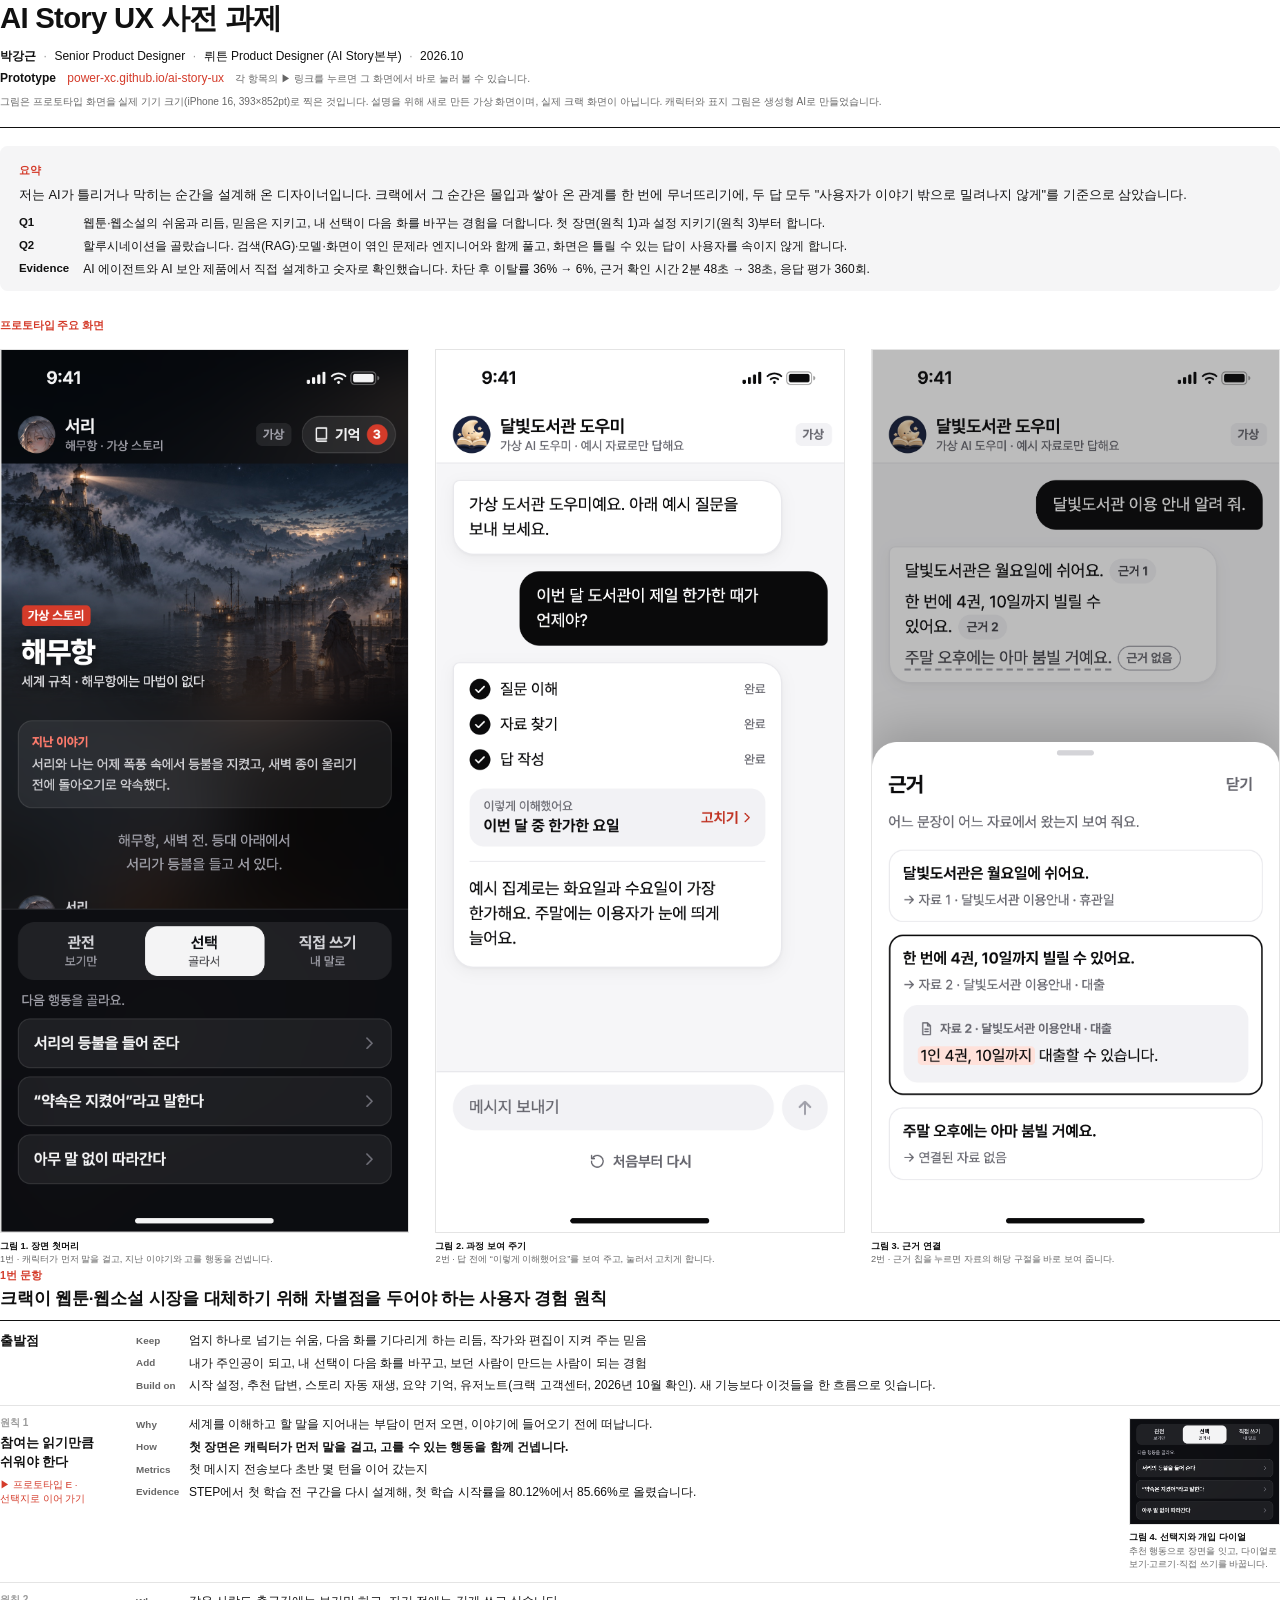
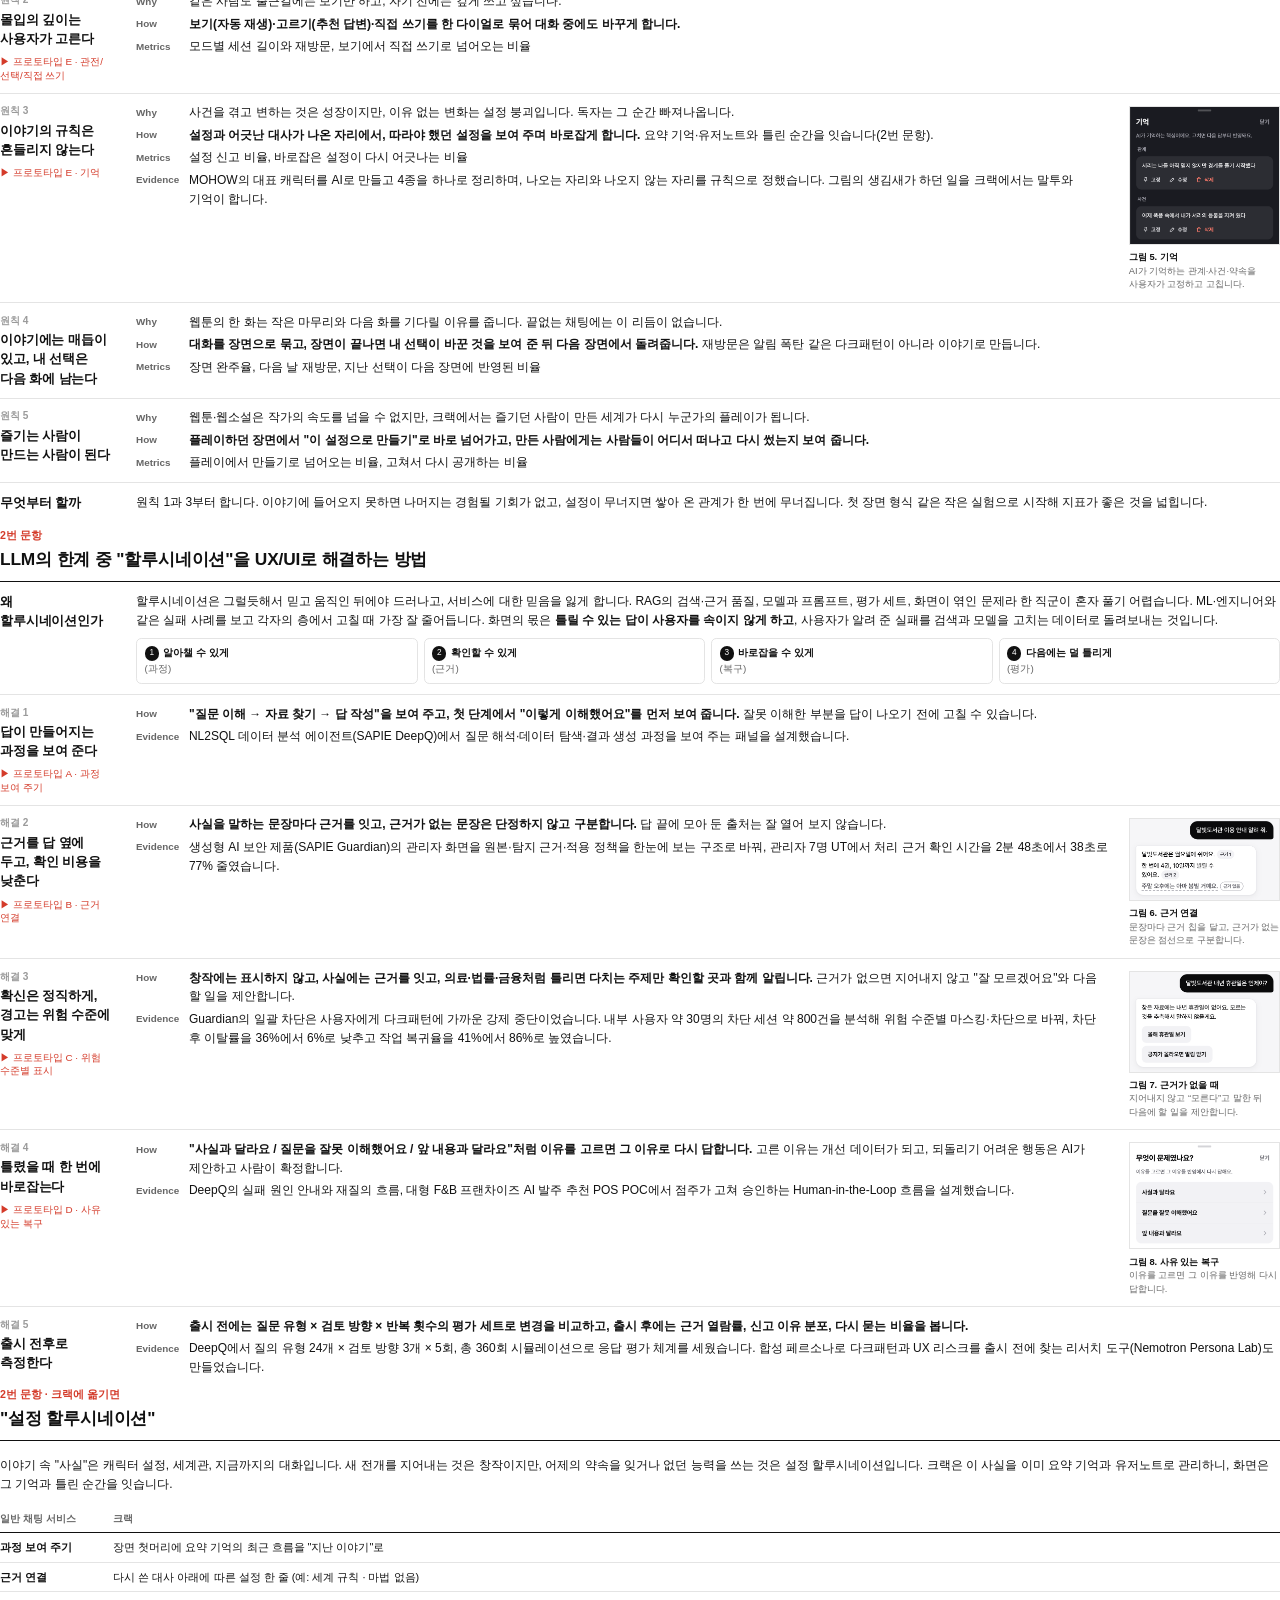
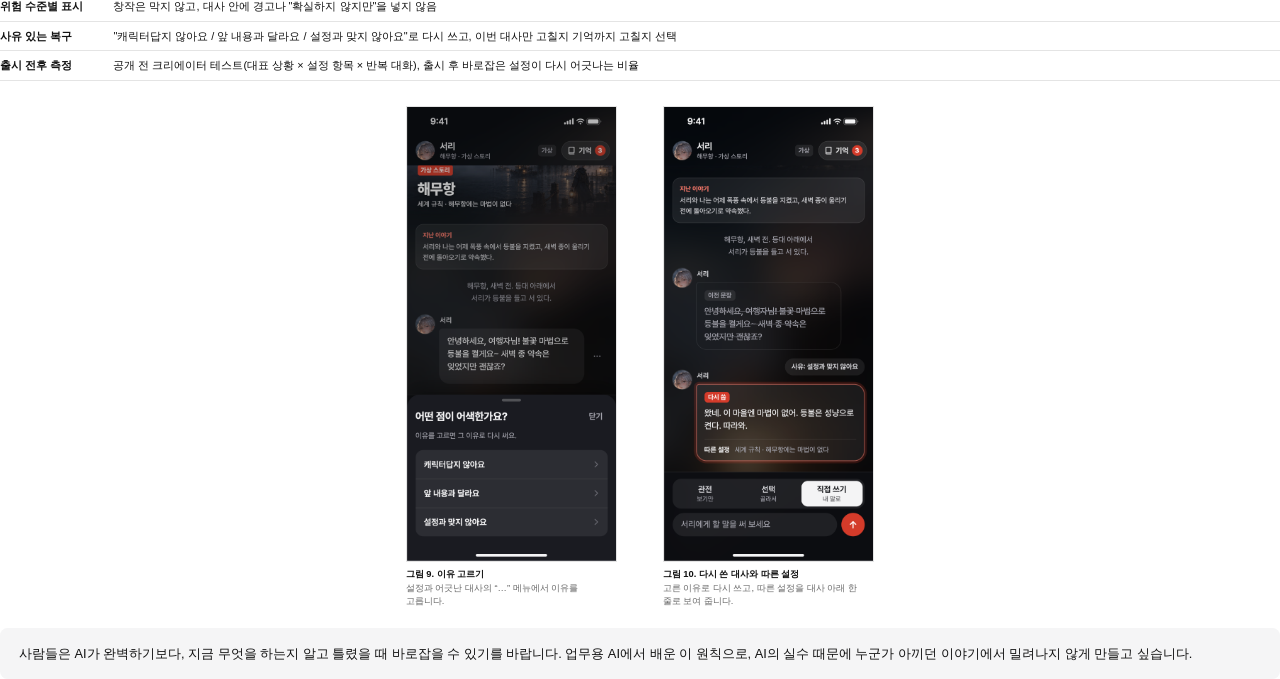
<file: print.html>
<!doctype html>
<html lang="ko">
<head>
<meta charset="utf-8">
<meta name="viewport" content="width=device-width, initial-scale=1">
<meta name="robots" content="noindex, nofollow">
<title>AI Story UX: 사전 과제</title>
<link rel="stylesheet" href="assets/print.css">
</head>
<body>
<header class="top">
  <h1>AI Story UX 사전 과제</h1>
  <p class="meta"><strong>박강근</strong><span>Senior Product Designer</span><span>뤼튼 Product Designer (AI Story본부)</span><span>2026.10</span></p>
  <p class="links"><strong>Prototype</strong><a href="https://power-xc.github.io/ai-story-ux/">power-xc.github.io/ai-story-ux</a><span class="hint">각 항목의 ▶ 링크를 누르면 그 화면에서 바로 눌러 볼 수 있습니다.</span></p>
  <p class="note">그림은 프로토타입 화면을 실제 기기 크기(iPhone 16, 393×852pt)로 찍은 것입니다. 설명을 위해 새로 만든 가상 화면이며, 실제 크랙 화면이 아닙니다. 캐릭터와 표지 그림은 생성형 AI로 만들었습니다.</p>
</header>
<main>
<section class="summary"><h2>요약</h2><div class="lead"><p>저는 AI가 틀리거나 막히는 순간을 설계해 온 디자이너입니다. 크랙에서 그 순간은 몰입과 쌓아 온 관계를 한 번에 무너뜨리기에, 두 답 모두 "사용자가 이야기 밖으로 밀려나지 않게"를 기준으로 삼았습니다.</p>
<dl class="kv"><div><dt>Q1</dt><dd>웹툰·웹소설의 쉬움과 리듬, 믿음은 지키고, 내 선택이 다음 화를 바꾸는 경험을 더합니다. 첫 장면(원칙 1)과 설정 지키기(원칙 3)부터 합니다.</dd></div><div><dt>Q2</dt><dd>할루시네이션을 골랐습니다. 검색(RAG)·모델·화면이 엮인 문제라 엔지니어와 함께 풀고, 화면은 틀릴 수 있는 답이 사용자를 속이지 않게 합니다.</dd></div><div><dt>Evidence</dt><dd>AI 에이전트와 AI 보안 제품에서 직접 설계하고 숫자로 확인했습니다. 차단 후 이탈률 36% → 6%, 근거 확인 시간 2분 48초 → 38초, 응답 평가 360회.</dd></div></dl></div></section><section class="glance"><h2>프로토타입 주요 화면</h2><div class="strip strip-3"><figure class="shot shot-e-open"><img src="assets/fig/e-open.png" alt="장면 첫머리"><figcaption><b>그림 1. 장면 첫머리</b> 1번 · 캐릭터가 먼저 말을 걸고, 지난 이야기와 고를 행동을 건넵니다.</figcaption></figure><figure class="shot shot-g-a"><img src="assets/fig/g-a.png" alt="과정 보여 주기"><figcaption><b>그림 2. 과정 보여 주기</b> 2번 · 답 전에 “이렇게 이해했어요”를 보여 주고, 눌러서 고치게 합니다.</figcaption></figure><figure class="shot shot-g-b"><img src="assets/fig/g-b.png" alt="근거 연결"><figcaption><b>그림 3. 근거 연결</b> 2번 · 근거 칩을 누르면 자료의 해당 구절을 바로 보여 줍니다.</figcaption></figure></div></section>
<section class="q"><div class="q-head"><span class="q-n">1번 문항</span><h2>크랙이 웹툰·웹소설 시장을 대체하기 위해 차별점을 두어야 하는 사용자 경험 원칙</h2></div><article class="row"><div class="row-t"><h3>출발점</h3></div><div class="row-d"><dl class="kv"><div><dt>Keep</dt><dd>엄지 하나로 넘기는 쉬움, 다음 화를 기다리게 하는 리듬, 작가와 편집이 지켜 주는 믿음</dd></div><div><dt>Add</dt><dd>내가 주인공이 되고, 내 선택이 다음 화를 바꾸고, 보던 사람이 만드는 사람이 되는 경험</dd></div><div><dt>Build on</dt><dd>시작 설정, 추천 답변, 스토리 자동 재생, 요약 기억, 유저노트(크랙 고객센터, 2026년 10월 확인). 새 기능보다 이것들을 한 흐름으로 잇습니다.</dd></div></dl></div></article><article class="row has-fig"><div class="row-t"><span class="n">원칙 1</span><h3>참여는 읽기만큼 쉬워야 한다</h3><a class="try" href="https://power-xc.github.io/ai-story-ux/#proto-e-choice">▶ 프로토타입 E · 선택지로 이어 가기</a></div><div class="row-d"><div class="row-x"><dl class="kv"><div><dt>Why</dt><dd>세계를 이해하고 할 말을 지어내는 부담이 먼저 오면, 이야기에 들어오기 전에 떠납니다.</dd></div><div><dt>How</dt><dd><strong>첫 장면은 캐릭터가 먼저 말을 걸고, 고를 수 있는 행동을 함께 건넵니다.</strong></dd></div><div><dt>Metrics</dt><dd>첫 메시지 전송보다 초반 몇 턴을 이어 갔는지</dd></div><div><dt>Evidence</dt><dd>STEP에서 첫 학습 전 구간을 다시 설계해, 첫 학습 시작률을 80.12%에서 85.66%로 올렸습니다.</dd></div></dl></div><div class="figs"><figure class="shot shot-e-dock"><img src="assets/fig/e-dock.png" alt="선택지와 개입 다이얼"><figcaption><b>그림 4. 선택지와 개입 다이얼</b> 추천 행동으로 장면을 잇고, 다이얼로 보기·고르기·직접 쓰기를 바꿉니다.</figcaption></figure></div></div></article><article class="row"><div class="row-t"><span class="n">원칙 2</span><h3>몰입의 깊이는 사용자가 고른다</h3><a class="try" href="https://power-xc.github.io/ai-story-ux/#proto-e-dial">▶ 프로토타입 E · 관전/선택/직접 쓰기</a></div><div class="row-d"><dl class="kv"><div><dt>Why</dt><dd>같은 사람도 출근길에는 보기만 하고, 자기 전에는 깊게 쓰고 싶습니다.</dd></div><div><dt>How</dt><dd><strong>보기(자동 재생)·고르기(추천 답변)·직접 쓰기를 한 다이얼로 묶어 대화 중에도 바꾸게 합니다.</strong></dd></div><div><dt>Metrics</dt><dd>모드별 세션 길이와 재방문, 보기에서 직접 쓰기로 넘어오는 비율</dd></div></dl></div></article><article class="row has-fig"><div class="row-t"><span class="n">원칙 3</span><h3>이야기의 규칙은 흔들리지 않는다</h3><a class="try" href="https://power-xc.github.io/ai-story-ux/#proto-e-memory">▶ 프로토타입 E · 기억</a></div><div class="row-d"><div class="row-x"><dl class="kv"><div><dt>Why</dt><dd>사건을 겪고 변하는 것은 성장이지만, 이유 없는 변화는 설정 붕괴입니다. 독자는 그 순간 빠져나옵니다.</dd></div><div><dt>How</dt><dd><strong>설정과 어긋난 대사가 나온 자리에서, 따라야 했던 설정을 보여 주며 바로잡게 합니다.</strong> 요약 기억·유저노트와 틀린 순간을 잇습니다(2번 문항).</dd></div><div><dt>Metrics</dt><dd>설정 신고 비율, 바로잡은 설정이 다시 어긋나는 비율</dd></div><div><dt>Evidence</dt><dd>MOHOW의 대표 캐릭터를 AI로 만들고 4종을 하나로 정리하며, 나오는 자리와 나오지 않는 자리를 규칙으로 정했습니다. 그림의 생김새가 하던 일을 크랙에서는 말투와 기억이 합니다.</dd></div></dl></div><div class="figs"><figure class="shot shot-e-memory"><img src="assets/fig/e-memory.png" alt="기억"><figcaption><b>그림 5. 기억</b> AI가 기억하는 관계·사건·약속을 사용자가 고정하고 고칩니다.</figcaption></figure></div></div></article><article class="row"><div class="row-t"><span class="n">원칙 4</span><h3>이야기에는 매듭이 있고, 내 선택은 다음 화에 남는다</h3></div><div class="row-d"><dl class="kv"><div><dt>Why</dt><dd>웹툰의 한 화는 작은 마무리와 다음 화를 기다릴 이유를 줍니다. 끝없는 채팅에는 이 리듬이 없습니다.</dd></div><div><dt>How</dt><dd><strong>대화를 장면으로 묶고, 장면이 끝나면 내 선택이 바꾼 것을 보여 준 뒤 다음 장면에서 돌려줍니다.</strong> 재방문은 알림 폭탄 같은 다크패턴이 아니라 이야기로 만듭니다.</dd></div><div><dt>Metrics</dt><dd>장면 완주율, 다음 날 재방문, 지난 선택이 다음 장면에 반영된 비율</dd></div></dl></div></article><article class="row"><div class="row-t"><span class="n">원칙 5</span><h3>즐기는 사람이 만드는 사람이 된다</h3></div><div class="row-d"><dl class="kv"><div><dt>Why</dt><dd>웹툰·웹소설은 작가의 속도를 넘을 수 없지만, 크랙에서는 즐기던 사람이 만든 세계가 다시 누군가의 플레이가 됩니다.</dd></div><div><dt>How</dt><dd><strong>플레이하던 장면에서 "이 설정으로 만들기"로 바로 넘어가고, 만든 사람에게는 사람들이 어디서 떠나고 다시 썼는지 보여 줍니다.</strong></dd></div><div><dt>Metrics</dt><dd>플레이에서 만들기로 넘어오는 비율, 고쳐서 다시 공개하는 비율</dd></div></dl></div></article><article class="row"><div class="row-t"><h3>무엇부터 할까</h3></div><div class="row-d"><p>원칙 1과 3부터 합니다. 이야기에 들어오지 못하면 나머지는 경험될 기회가 없고, 설정이 무너지면 쌓아 온 관계가 한 번에 무너집니다. 첫 장면 형식 같은 작은 실험으로 시작해 지표가 좋은 것을 넓힙니다.</p></div></article></section>
<section class="q"><div class="q-head"><span class="q-n">2번 문항</span><h2>LLM의 한계 중 "할루시네이션"을 UX/UI로 해결하는 방법</h2></div><article class="row"><div class="row-t"><h3>왜 할루시네이션인가</h3></div><div class="row-d"><p>할루시네이션은 그럴듯해서 믿고 움직인 뒤에야 드러나고, 서비스에 대한 믿음을 잃게 합니다. RAG의 검색·근거 품질, 모델과 프롬프트, 평가 세트, 화면이 엮인 문제라 한 직군이 혼자 풀기 어렵습니다. ML·엔지니어와 같은 실패 사례를 보고 각자의 층에서 고칠 때 가장 잘 줄어듭니다. 화면의 몫은 <strong>틀릴 수 있는 답이 사용자를 속이지 않게 하고</strong>, 사용자가 알려 준 실패를 검색과 모델을 고치는 데이터로 돌려보내는 것입니다.</p>
<ol class="flow" aria-label="네 단계"><li><span class="flow-n" aria-hidden="true">1</span><strong>알아챌 수 있게</strong> <small>(과정)</small></li><li><span class="flow-n" aria-hidden="true">2</span><strong>확인할 수 있게</strong> <small>(근거)</small></li><li><span class="flow-n" aria-hidden="true">3</span><strong>바로잡을 수 있게</strong> <small>(복구)</small></li><li><span class="flow-n" aria-hidden="true">4</span><strong>다음에는 덜 틀리게</strong> <small>(평가)</small></li></ol></div></article><article class="row"><div class="row-t"><span class="n">해결 1</span><h3>답이 만들어지는 과정을 보여 준다</h3><a class="try" href="https://power-xc.github.io/ai-story-ux/#proto-a">▶ 프로토타입 A · 과정 보여 주기</a></div><div class="row-d"><dl class="kv"><div><dt>How</dt><dd><strong>"질문 이해 → 자료 찾기 → 답 작성"을 보여 주고, 첫 단계에서 "이렇게 이해했어요"를 먼저 보여 줍니다.</strong> 잘못 이해한 부분을 답이 나오기 전에 고칠 수 있습니다.</dd></div><div><dt>Evidence</dt><dd>NL2SQL 데이터 분석 에이전트(SAPIE DeepQ)에서 질문 해석·데이터 탐색·결과 생성 과정을 보여 주는 패널을 설계했습니다.</dd></div></dl></div></article><article class="row has-fig"><div class="row-t"><span class="n">해결 2</span><h3>근거를 답 옆에 두고, 확인 비용을 낮춘다</h3><a class="try" href="https://power-xc.github.io/ai-story-ux/#proto-b">▶ 프로토타입 B · 근거 연결</a></div><div class="row-d"><div class="row-x"><dl class="kv"><div><dt>How</dt><dd><strong>사실을 말하는 문장마다 근거를 잇고, 근거가 없는 문장은 단정하지 않고 구분합니다.</strong> 답 끝에 모아 둔 출처는 잘 열어 보지 않습니다.</dd></div><div><dt>Evidence</dt><dd>생성형 AI 보안 제품(SAPIE Guardian)의 관리자 화면을 원본·탐지 근거·적용 정책을 한눈에 보는 구조로 바꿔, 관리자 7명 UT에서 처리 근거 확인 시간을 2분 48초에서 38초로 77% 줄였습니다.</dd></div></dl></div><div class="figs"><figure class="shot shot-b"><img src="assets/fig/b.png" alt="근거 연결"><figcaption><b>그림 6. 근거 연결</b> 문장마다 근거 칩을 달고, 근거가 없는 문장은 점선으로 구분합니다.</figcaption></figure></div></div></article><article class="row has-fig"><div class="row-t"><span class="n">해결 3</span><h3>확신은 정직하게, 경고는 위험 수준에 맞게</h3><a class="try" href="https://power-xc.github.io/ai-story-ux/#proto-c">▶ 프로토타입 C · 위험 수준별 표시</a></div><div class="row-d"><div class="row-x"><dl class="kv"><div><dt>How</dt><dd><strong>창작에는 표시하지 않고, 사실에는 근거를 잇고, 의료·법률·금융처럼 틀리면 다치는 주제만 확인할 곳과 함께 알립니다.</strong> 근거가 없으면 지어내지 않고 "잘 모르겠어요"와 다음 할 일을 제안합니다.</dd></div><div><dt>Evidence</dt><dd>Guardian의 일괄 차단은 사용자에게 다크패턴에 가까운 강제 중단이었습니다. 내부 사용자 약 30명의 차단 세션 약 800건을 분석해 위험 수준별 마스킹·차단으로 바꿔, 차단 후 이탈률을 36%에서 6%로 낮추고 작업 복귀율을 41%에서 86%로 높였습니다.</dd></div></dl></div><div class="figs"><figure class="shot shot-c"><img src="assets/fig/c.png" alt="근거가 없을 때"><figcaption><b>그림 7. 근거가 없을 때</b> 지어내지 않고 “모른다”고 말한 뒤 다음에 할 일을 제안합니다.</figcaption></figure></div></div></article><article class="row has-fig"><div class="row-t"><span class="n">해결 4</span><h3>틀렸을 때 한 번에 바로잡는다</h3><a class="try" href="https://power-xc.github.io/ai-story-ux/#proto-d">▶ 프로토타입 D · 사유 있는 복구</a></div><div class="row-d"><div class="row-x"><dl class="kv"><div><dt>How</dt><dd><strong>"사실과 달라요 / 질문을 잘못 이해했어요 / 앞 내용과 달라요"처럼 이유를 고르면 그 이유로 다시 답합니다.</strong> 고른 이유는 개선 데이터가 되고, 되돌리기 어려운 행동은 AI가 제안하고 사람이 확정합니다.</dd></div><div><dt>Evidence</dt><dd>DeepQ의 실패 원인 안내와 재질의 흐름, 대형 F&amp;B 프랜차이즈 AI 발주 추천 POS POC에서 점주가 고쳐 승인하는 Human-in-the-Loop 흐름을 설계했습니다.</dd></div></dl></div><div class="figs"><figure class="shot shot-d"><img src="assets/fig/d.png" alt="사유 있는 복구"><figcaption><b>그림 8. 사유 있는 복구</b> 이유를 고르면 그 이유를 반영해 다시 답합니다.</figcaption></figure></div></div></article><article class="row"><div class="row-t"><span class="n">해결 5</span><h3>출시 전후로 측정한다</h3></div><div class="row-d"><dl class="kv"><div><dt>How</dt><dd><strong>출시 전에는 질문 유형 × 검토 방향 × 반복 횟수의 평가 세트로 변경을 비교하고, 출시 후에는 근거 열람률, 신고 이유 분포, 다시 묻는 비율을 봅니다.</strong></dd></div><div><dt>Evidence</dt><dd>DeepQ에서 질의 유형 24개 × 검토 방향 3개 × 5회, 총 360회 시뮬레이션으로 응답 평가 체계를 세웠습니다. 합성 페르소나로 다크패턴과 UX 리스크를 출시 전에 찾는 리서치 도구(Nemotron Persona Lab)도 만들었습니다.</dd></div></dl></div></article><section class="crack"><div class="q-head"><span class="q-n">2번 문항 · 크랙에 옮기면</span><h2>"설정 할루시네이션"</h2></div><div class="crack-x"><p>이야기 속 "사실"은 캐릭터 설정, 세계관, 지금까지의 대화입니다. 새 전개를 지어내는 것은 창작이지만, 어제의 약속을 잊거나 없던 능력을 쓰는 것은 설정 할루시네이션입니다. 크랙은 이 사실을 이미 요약 기억과 유저노트로 관리하니, 화면은 그 기억과 틀린 순간을 잇습니다.</p>
<div class="tablewrap"><table><thead><tr><th scope="col">일반 채팅 서비스</th><th scope="col">크랙</th></tr></thead><tbody><tr><th scope="row">과정 보여 주기</th><td data-label="크랙">장면 첫머리에 요약 기억의 최근 흐름을 "지난 이야기"로</td></tr><tr><th scope="row">근거 연결</th><td data-label="크랙">다시 쓴 대사 아래에 따른 설정 한 줄 (예: 세계 규칙 · 마법 없음)</td></tr><tr><th scope="row">위험 수준별 표시</th><td data-label="크랙">창작은 막지 않고, 대사 안에 경고나 "확실하지 않지만"을 넣지 않음</td></tr><tr><th scope="row">사유 있는 복구</th><td data-label="크랙">"캐릭터답지 않아요 / 앞 내용과 달라요 / 설정과 맞지 않아요"로 다시 쓰고, 이번 대사만 고칠지 기억까지 고칠지 선택</td></tr><tr><th scope="row">출시 전후 측정</th><td data-label="크랙">공개 전 크리에이터 테스트(대표 상황 × 설정 항목 × 반복 대화), 출시 후 바로잡은 설정이 다시 어긋나는 비율</td></tr></tbody></table></div></div><div class="strip strip-2"><figure class="shot shot-e-menu"><img src="assets/fig/e-menu.png" alt="이유 고르기"><figcaption><b>그림 9. 이유 고르기</b> 설정과 어긋난 대사의 “…” 메뉴에서 이유를 고릅니다.</figcaption></figure><figure class="shot shot-e-fix"><img src="assets/fig/e-fix.png" alt="다시 쓴 대사와 따른 설정"><figcaption><b>그림 10. 다시 쓴 대사와 따른 설정</b> 고른 이유로 다시 쓰고, 따른 설정을 대사 아래 한 줄로 보여 줍니다.</figcaption></figure></div><div class="close"><p>사람들은 AI가 완벽하기보다, 지금 무엇을 하는지 알고 틀렸을 때 바로잡을 수 있기를 바랍니다. 업무용 AI에서 배운 이 원칙으로, AI의 실수 때문에 누군가 아끼던 이야기에서 밀려나지 않게 만들고 싶습니다.</p></div></section></section>
</main>
</body>
</html>
</file>
<file: assets/print.css>
/* A4 print layout for assignment.pdf, one unit per page:
   1 summary + key screens, 2 question 1, 3 question 2, 4 the applied case.
   White page, ink type, hairlines; rows read item title | details | figure. */
@page {
  size: A4;
  margin: 16mm 16mm 18mm;
  @bottom-left {
    content: "박강근 · AI Story UX 사전 과제";
    font:
      7.5pt "Pretendard",
      "Apple SD Gothic Neo",
      sans-serif;
    color: #9a9a9a;
  }
  @bottom-right {
    content: counter(page) " / " counter(pages);
    font:
      7.5pt "Pretendard",
      "Apple SD Gothic Neo",
      sans-serif;
    color: #9a9a9a;
  }
}
:root {
  --ink: #111111;
  --muted: #666666;
  --faint: #9a9a9a;
  --line: #e4e4e4;
  --hair: #efefef;
  --tint: #f5f5f6;
  --accent: #d43b2a;
  --fig-w: 40mm;
  --font:
    "Pretendard", "Pretendard Variable", "Apple SD Gothic Neo", "Malgun Gothic",
    sans-serif;
}
* {
  box-sizing: border-box;
  -webkit-print-color-adjust: exact;
  print-color-adjust: exact;
}
html {
  font: 400 9pt/1.56 var(--font);
  color: var(--ink);
}
body {
  margin: 0;
  word-break: keep-all;
  overflow-wrap: break-word;
}
p {
  margin: 0 0 1.6mm;
}
a {
  color: var(--accent);
  text-decoration: none;
}
strong {
  font-weight: 700;
}
h1,
h2,
h3 {
  margin: 0;
  letter-spacing: -0.01em;
}

/* header */
.top {
  margin: 0 0 5mm;
  padding-bottom: 4.5mm;
  border-bottom: 0.4mm solid var(--ink);
}
.top h1 {
  margin-bottom: 3mm;
  font-size: 22pt;
  font-weight: 800;
  line-height: 1.2;
  letter-spacing: -0.025em;
}
.meta,
.links {
  margin: 0 0 1mm;
  font-size: 9pt;
}
.meta span::before {
  content: "·";
  margin: 0 2mm;
  color: var(--faint);
}
.links strong {
  margin-right: 3mm;
}
.links .hint {
  margin-left: 3mm;
  font-size: 7.8pt;
  color: var(--muted);
}
.top .note {
  margin: 1.6mm 0 0;
  font-size: 7.6pt;
  color: var(--muted);
}

/* summary box */
.summary {
  padding: 4mm 5mm 3mm;
  background: var(--tint);
  border-radius: 2mm;
}
.summary > h2 {
  margin-bottom: 1.6mm;
  font-size: 8pt;
  font-weight: 700;
  color: var(--accent);
}
.lead > p {
  margin-bottom: 2.4mm;
  font-size: 9.6pt;
  font-weight: 500;
  line-height: 1.65;
}

/* each question and the applied case open a new page */
.q,
.crack {
  break-before: page;
}
.q-head {
  padding-bottom: 2.6mm;
  border-bottom: 0.3mm solid var(--ink);
  break-after: avoid;
}
.q-n {
  display: block;
  margin-bottom: 0.8mm;
  font-size: 8pt;
  font-weight: 700;
  color: var(--accent);
}
.q-head h2 {
  font-size: 13pt;
  font-weight: 800;
  line-height: 1.4;
}

/* rows: item title | details (| figure) */
.row {
  display: grid;
  grid-template-columns: 31mm 1fr;
  column-gap: 5mm;
  padding: 2.6mm 0;
  border-top: 0.2mm solid var(--line);
}
.q-head + .row {
  border-top: 0;
}
.row.has-fig .row-d {
  display: grid;
  grid-template-columns: 1fr var(--fig-w);
  column-gap: 5mm;
  align-items: start;
}
/* a line item never splits; a row with a picture stays whole */
.kv > div,
.row-t,
tr,
.flow,
.shot,
.row.has-fig,
.row:has(table) {
  break-inside: avoid;
}
.row-t .n {
  display: block;
  margin-bottom: 0.4mm;
  font-size: 7.6pt;
  font-weight: 600;
  color: var(--faint);
}
.row-t h3 {
  font-size: 10pt;
  font-weight: 700;
  line-height: 1.45;
}
.row-t .try {
  display: block;
  margin-top: 1.8mm;
  font-size: 7.4pt;
  line-height: 1.4;
}

/* label : text lists */
.kv {
  margin: 0;
  display: grid;
  row-gap: 1mm;
}
.kv > div {
  display: grid;
  grid-template-columns: 12mm 1fr;
  column-gap: 2mm;
}
.kv dt {
  padding-top: 0.4mm;
  font-size: 7.4pt;
  font-weight: 600;
  color: var(--muted);
}
.kv dd {
  margin: 0;
}
.lead .kv > div {
  grid-template-columns: 15mm 1fr;
}
.lead .kv dt {
  padding-top: 0;
  font-size: 8.6pt;
  color: var(--ink);
}
.lead .kv dd {
  font-size: 9pt;
  line-height: 1.6;
}

/* four-step flow */
.flow {
  display: grid;
  grid-template-columns: repeat(4, 1fr);
  gap: 1.6mm;
  margin: 2.4mm 0 0;
  padding: 0;
  list-style: none;
}
.flow li {
  padding: 1.8mm 2mm;
  border: 0.25mm solid var(--line);
  border-radius: 1.4mm;
  font-size: 7.8pt;
  line-height: 1.4;
}
.flow-n {
  display: inline-block;
  width: 3.8mm;
  height: 3.8mm;
  margin-right: 1.2mm;
  border-radius: 50%;
  background: var(--ink);
  color: #fff;
  font-size: 6.2pt;
  line-height: 3.8mm;
  text-align: center;
  vertical-align: 0.2mm;
}
.flow small {
  display: block;
  margin-top: 0.4mm;
  color: var(--muted);
  font-size: 7.4pt;
}

/* table */
.tablewrap {
  margin: 2.4mm 0 2.4mm;
}
table {
  width: 100%;
  border-collapse: collapse;
  font-size: 8.2pt;
  line-height: 1.5;
}
th,
td {
  padding: 1.6mm 2mm 1.6mm 0;
  border-bottom: 0.2mm solid var(--line);
  text-align: left;
  vertical-align: top;
}
thead th {
  font-size: 7.6pt;
  font-weight: 600;
  color: var(--muted);
  border-bottom: 0.3mm solid var(--ink);
}
tbody th {
  width: 22mm;
  font-weight: 700;
}

/* page 1: key screens */
.glance {
  margin-top: 7mm;
}
.glance > h2 {
  margin-bottom: 3.4mm;
  font-size: 8pt;
  font-weight: 700;
  color: var(--accent);
}
.strip {
  display: grid;
  align-items: start;
}
.strip-3 {
  grid-template-columns: repeat(3, 1fr);
  column-gap: 7mm;
}
.strip-2 {
  grid-template-columns: repeat(2, 56mm);
  justify-content: center;
  column-gap: 12mm;
  margin: 6mm 0 5mm;
}

/* last page: the applied case */
.crack .q-head {
  margin-bottom: 4mm;
}
.crack-x > p {
  margin-bottom: 3mm;
}
.crack .tablewrap {
  margin: 0;
}
.crack tbody th {
  width: 30mm;
}
.close {
  padding: 4mm 5mm;
  background: var(--tint);
  border-radius: 2mm;
}
.close p {
  margin: 0;
  font-size: 9.6pt;
  font-weight: 500;
  line-height: 1.65;
}

/* figures: real-size prototype screens */
.figs {
  display: grid;
  row-gap: 5mm;
}
.shot {
  margin: 0.6mm 0 0;
}
.shot img {
  display: block;
  width: 100%;
  height: auto;
  border: 0.25mm solid var(--line);
  background: #fafafa;
}
.shot figcaption {
  margin-top: 1.6mm;
  font-size: 7pt;
  line-height: 1.45;
  color: var(--muted);
}
.shot figcaption b {
  display: block;
  color: var(--ink);
  font-weight: 700;
}
</file>
